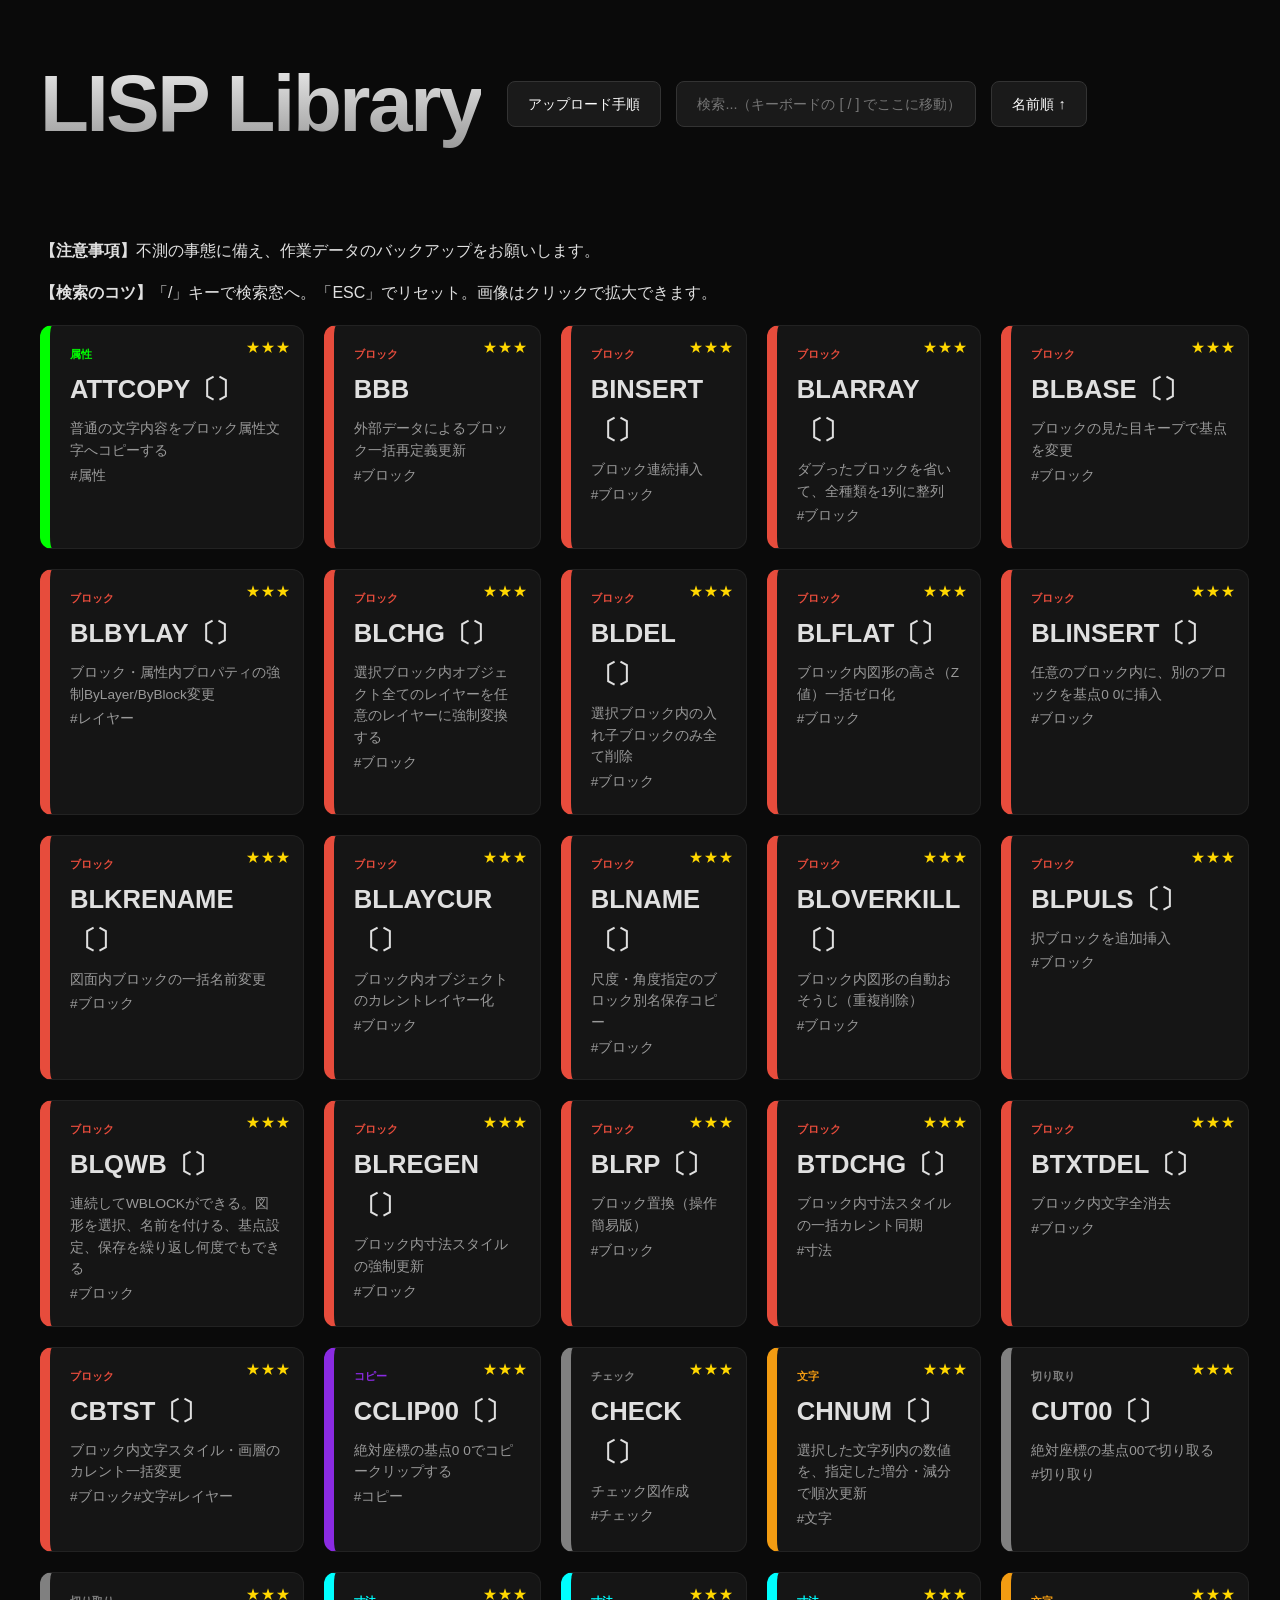
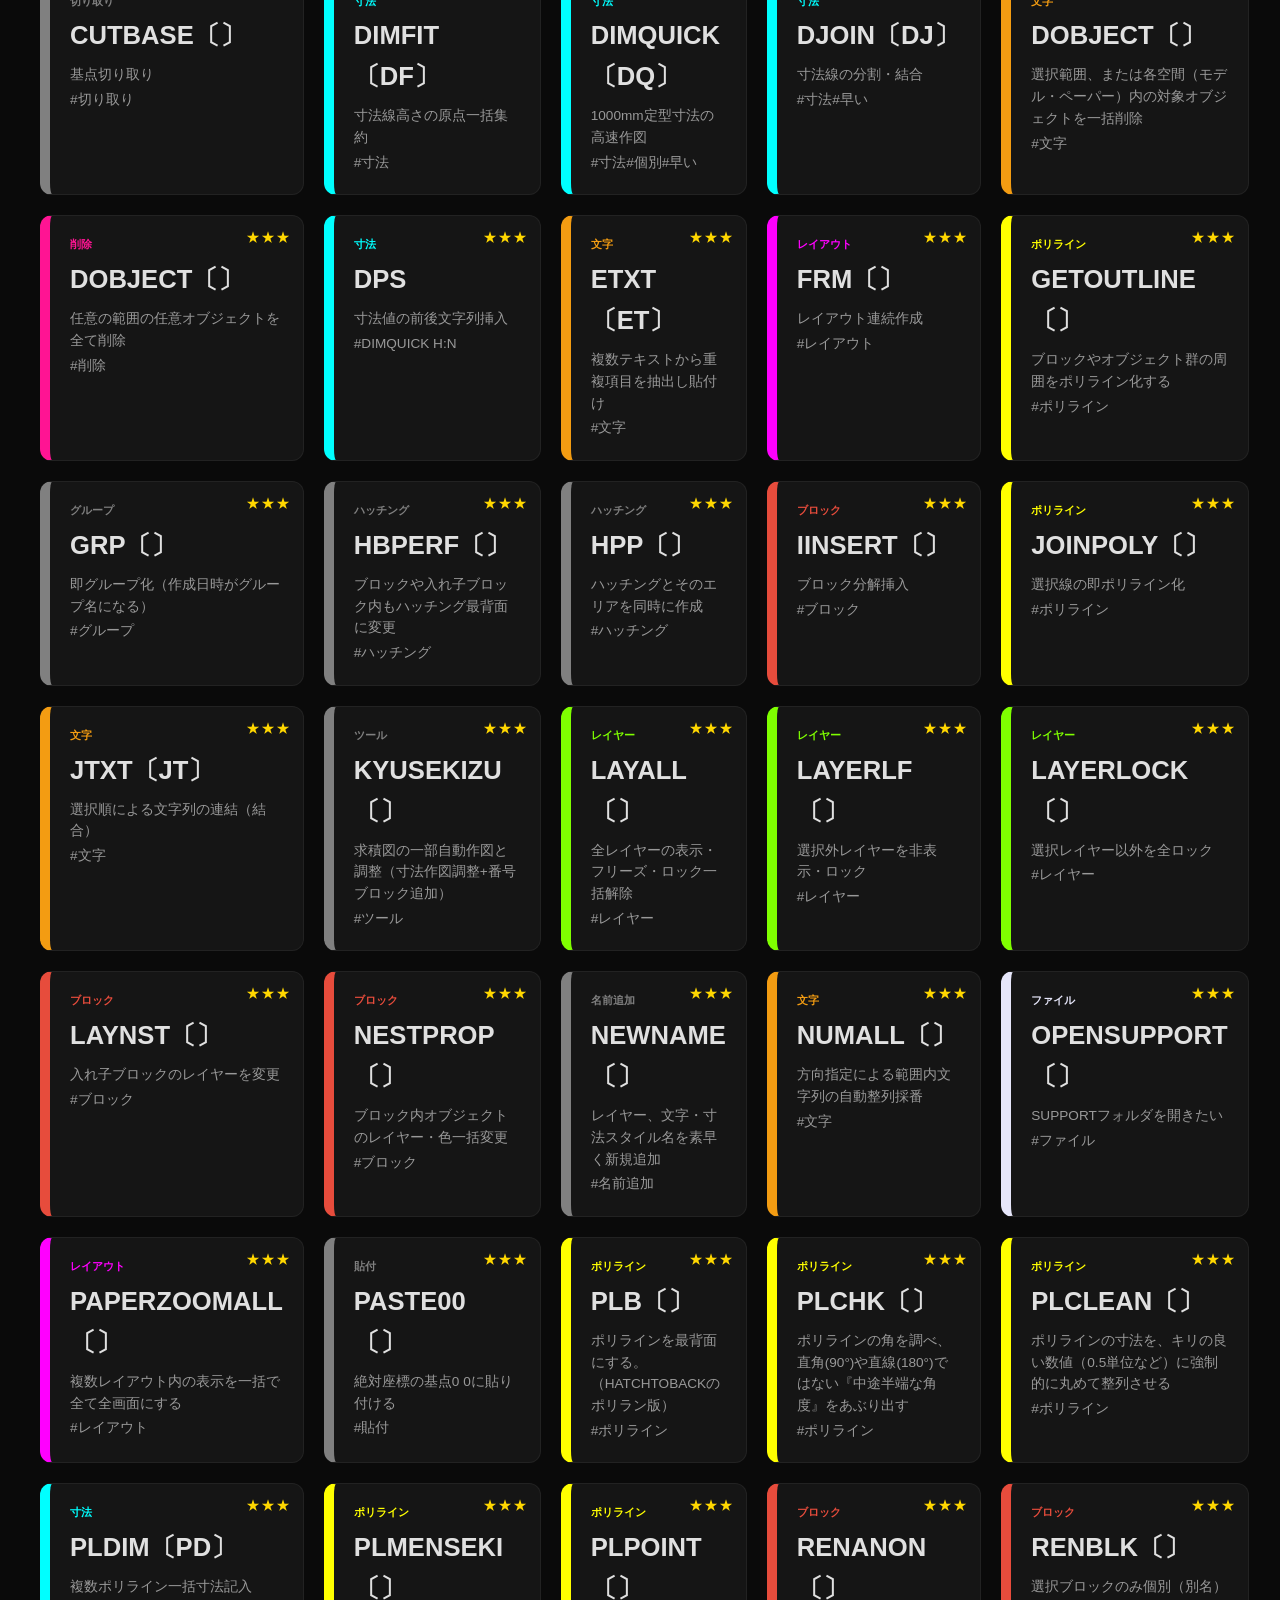
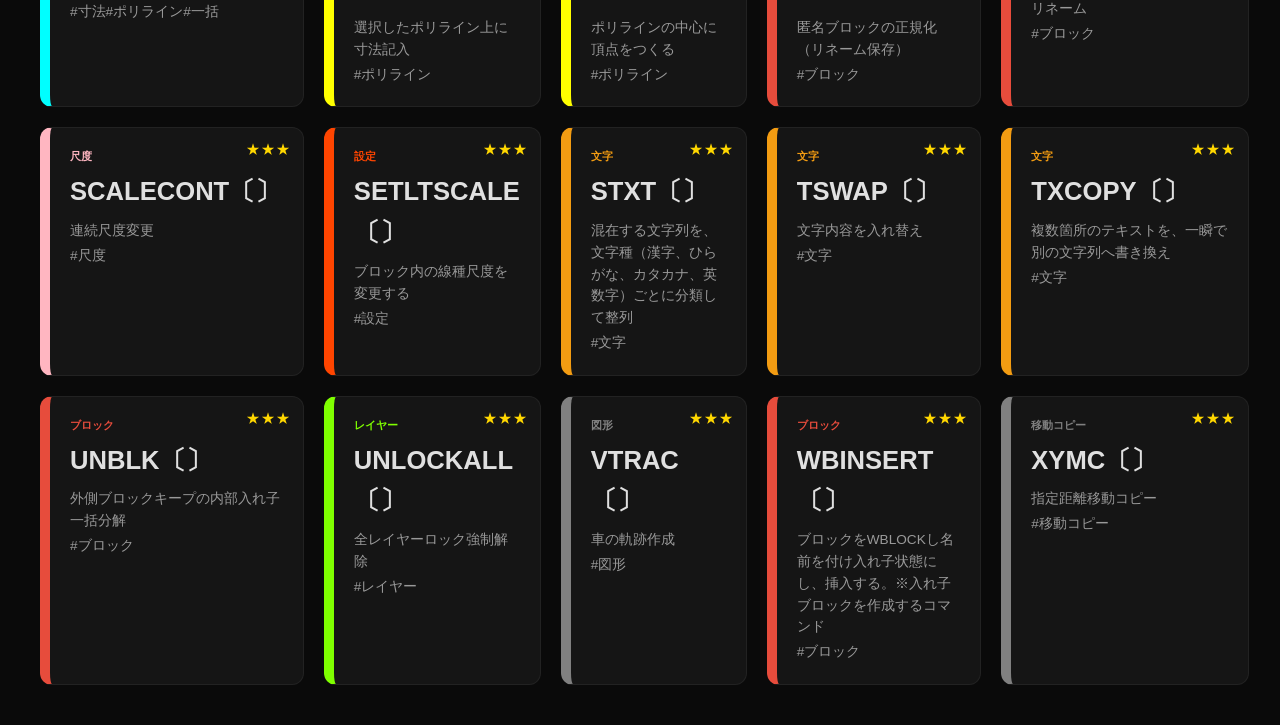
<file: index.html>
<!DOCTYPE html>
<html lang="ja">
<head>
    <meta charset="UTF-8">
    <meta name="viewport" content="width=device-width,initial-scale=1">
    <title>LISP Library</title>
    <link rel="stylesheet" href="main.css">
</head>
<body>
    <header>
        <h1>LISP Library</h1>
        <div class="controls">
            <button id="guideBtn">アップロード手順</button>
            <input id="search" placeholder="検索...（キーボードの [ / ] でここに移動）">
            <button id="sortToggle" class="btn-secondary">名前順 ↑</button>
　　　　</div>
　　　<div id="secret-content" class="hidden">
  　　<h2>アーカイブ</h2>
 　　 <p>限定閲覧</p>
　　　</div>

    </header>

    <div id="tagCloud" class="tag-cloud"></div>

    <section class="info-section">
        <div class="info-card">
            <p><strong>【注意事項】</strong>不測の事態に備え、作業データのバックアップをお願いします。</p>
            <p class="info-update"><strong>【検索のコツ】</strong>「/」キーで検索窓へ。「ESC」でリセット。画像はクリックで拡大できます。</p>
        </div>
    </section>

    <!-- 閲覧履歴 -->
    <section id="recentSection" class="hidden">
        <div class="section-header">
            <h2>閲覧履歴</h2>
            <button id="clearRecentBtn" class="btn-clear">閲覧履歴クリア</button>
        </div>
        <div id="recentGrid" class="grid-mini"></div>
    </section>

    <!-- メイングリッド -->
    <main id="grid" class="main-grid"></main>

    <!-- 詳細モーダル -->
    <div id="modal" class="modal hidden">
        <div class="modal-content">
            <button class="close">&times;</button>
            <div id="modal-body"></div>
        </div>
    </div>

    <!-- 手順ガイドモーダル -->
    <div id="guideModal" class="modal hidden">
        <div class="modal-content">
            <button class="close guide-close">&times;</button>
            <h2>BricsCAD LISP追加手順</h2>
            <div class="guide-body">
                <h3>1. コマンド「APPLOAD」を入力</h3>
                <h3>2. 右上『+』ボタンからLISPを選択</h3>
                <h3>3. 『ロード』『自動ロード』にチェック</h3>
            </div>
        </div>
    </div>

    <!-- 画像拡大ビューアー -->
    <div id="imgViewer" class="imgViewer hidden"></div>

    <script src="script.js"></script>
</body>
</html>
</file>
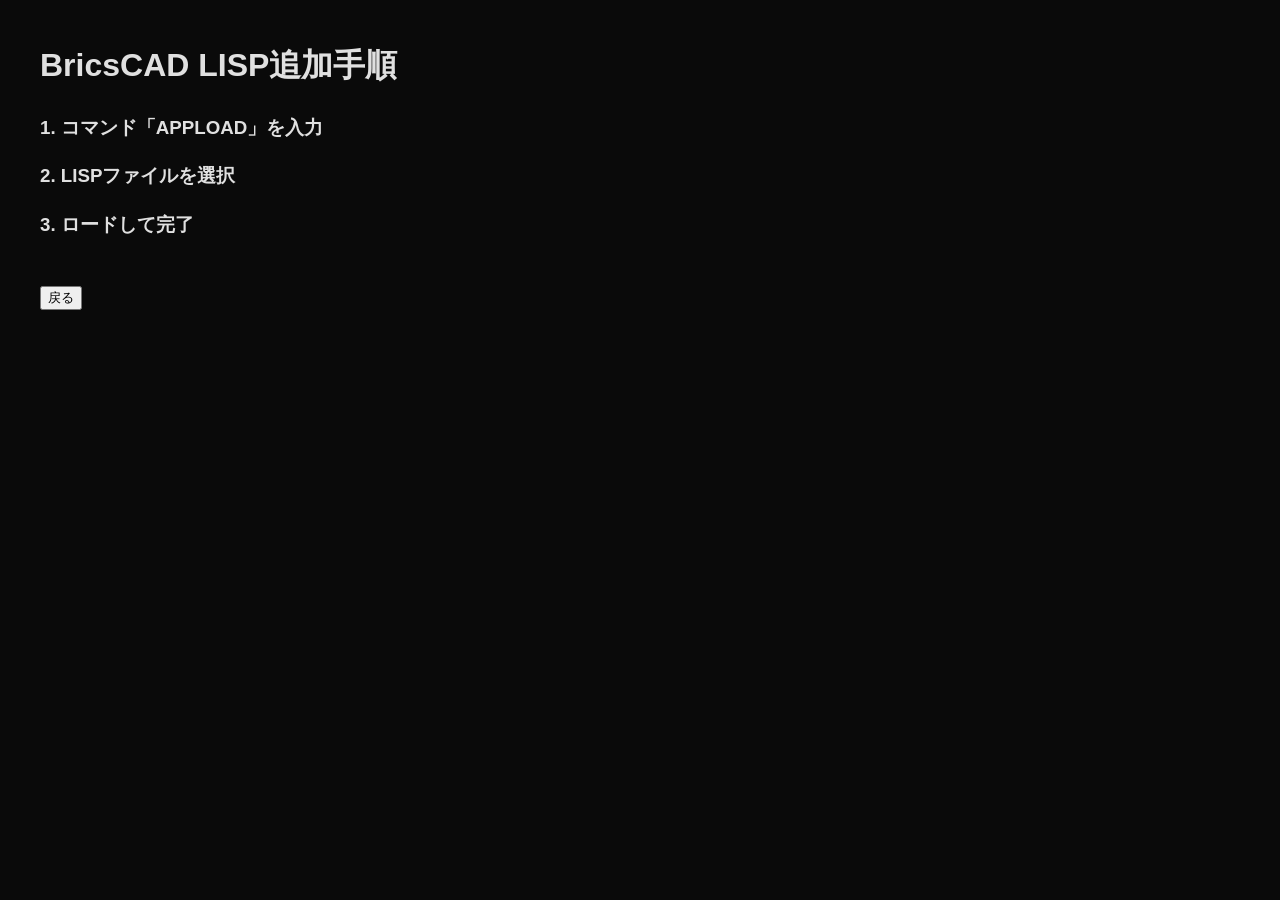
<file: guide.html>
<!DOCTYPE html>
<html lang="ja">
<head>
  <meta charset="UTF-8">
  <title>ガイド</title>
  <link rel="stylesheet" href="main.css">
</head>
<body>

  <h1>BricsCAD LISP追加手順</h1>

  <h3>1. コマンド「APPLOAD」を入力</h3>
  <h3>2. LISPファイルを選択</h3>
  <h3>3. ロードして完了</h3>

  <br>

  <button onclick="location.href='index.html'">戻る</button>

</body>
</html>
</file>
<file: main.css>
/* --- ベースデザイン --- */
body {
    background: #0a0a0a;
    color: #e0e0e0;
    font-family: 'Helvetica Neue', Arial, sans-serif;
    margin: 40px;
    line-height: 1.6;
}

header {
    display: flex;
    justify-content: space-between;
    align-items: center;
    margin-bottom: 40px;
}

header h1 {
    font-size: 80px;
    margin: 0;
    font-weight: 800;
    letter-spacing: -0.03em;
    background: linear-gradient(to bottom, #fff, #888);
    -webkit-background-clip: text;
    -webkit-text-fill-color: transparent;
}

.controls { display: flex; gap: 15px; }

/* 既存の #search と .btn-secondary を削除し、以下を追加 */
#guideBtn, #search, #sortToggle {
    padding: 12px 20px;
    background: #1a1a1a;
    border: 1px solid #333;
    border-radius: 8px;
    color: #fff;
    font-size: 0.9rem;
    cursor: pointer;
    transition: 0.2s;
    height: 46px; /* 高さを揃える */
    box-sizing: border-box;
}

#search {
    width: 300px;
    cursor: text;
}

#guideBtn:hover, #sortToggle:hover {
    background: #222;
    border-color: #444;
}
/* --- カード表示 --- */
/* グリッドを5列に固定 */
.main-grid {
    display: grid;
    grid-template-columns: repeat(5, 1fr);
    gap: 20px;
    margin-top: 20px;
}

/* 説明文：横幅固定で折り返し */
.card .desc {
    font-size: 0.85rem;
    color: #999;
    word-break: break-word;
    overflow-wrap: break-word;
    transition: color 0.2s; /* ③ 色の変化を滑らかにする */
}

/* ③ カードにホバーしたとき、その中の説明文(.desc)を白くする */
.card:hover .desc {
    color: #fff;
}ord-break: break-all;
}

/* タグ：サイズと色を説明文に統一 */
.card-tag {
    font-size: 0.85rem;
    color: #999;
    font-weight: normal;
}

.card {
    background: #151515;
    border-radius: 12px;
    padding: 20px;
    cursor: pointer;
    transition: 0.2s;
    border: 1px solid #222;
    position: relative; /* ←追加 */
}

/* ★表示 */
.card-star {
    position: absolute;
    top: 10px;
    right: 12px;
    font-size: 0.9rem;
    color: gold;
    letter-spacing: 1px;
}

.card:hover { transform: translateY(-5px); background: #1c1c1c; border-color: #444; }

.card .category { font-size: 0.7rem; font-weight: bold; margin-bottom: 5px; text-transform: uppercase; }
.card .name {
    font-size: 1.6rem;
    font-weight: bold;
    margin-bottom: 8px;
    transition: color 0.2s;  /* ←追加 */
}

.card:hover .name {
    color: var(--cat-color); /* ←追加 */
}
.card .desc {
    font-size: 0.85rem;
    color: #999;
    word-break: break-word;
    overflow-wrap: break-word;
}
.card-tag {
    font-size: 0.85rem;
    color: #999;
}


/* 履歴（ミニカード） */
.grid-mini { display: flex; gap: 10px; margin-bottom: 40px; overflow-x: auto; padding-bottom: 10px; }
.card-mini {
    background: #151515;
    padding: 10px 20px;
    border-radius: 8px;
    min-width: 140px;
    cursor: pointer;
}

/* モーダル */
.modal {
    position: fixed; top:0; left:0; width:100%; height:100%;
    background: rgba(0,0,0,0.9); display: flex; justify-content: center; align-items: center; z-index: 1000;
}
.modal-content {
    background: #1a1a1a; width: 90%; max-width: 800px; padding: 40px;
    border-radius: 20px; position: relative; max-height: 90vh; overflow-y: auto;
}
.close { position: absolute; right: 20px; top: 10px; font-size: 2rem; cursor: pointer; color: #666; background: none; border: none; }

.hidden { display: none !important; }

/* タグクラウド */
.tag-cloud { display: flex; gap: 8px; flex-wrap: wrap; margin-bottom: 30px; }
.tag { font-size: 0.75rem; background: #222; color: #888; padding: 4px 12px; border-radius: 20px; cursor: pointer; }
.tag:hover { background: #333; color: #fff; }

.hidden {
  display: none;
}

/* ▼ここから追加（グループ表示用） */
.category-group {
    display: grid;
    grid-template-columns: repeat(5, 1fr);
    gap: 20px;
}

.category-title {
    font-size: 1.4rem;
    margin: 30px 0 10px;
    font-weight: bold;
}

.category-wrapper {
    width: 100%;
}
</file>
